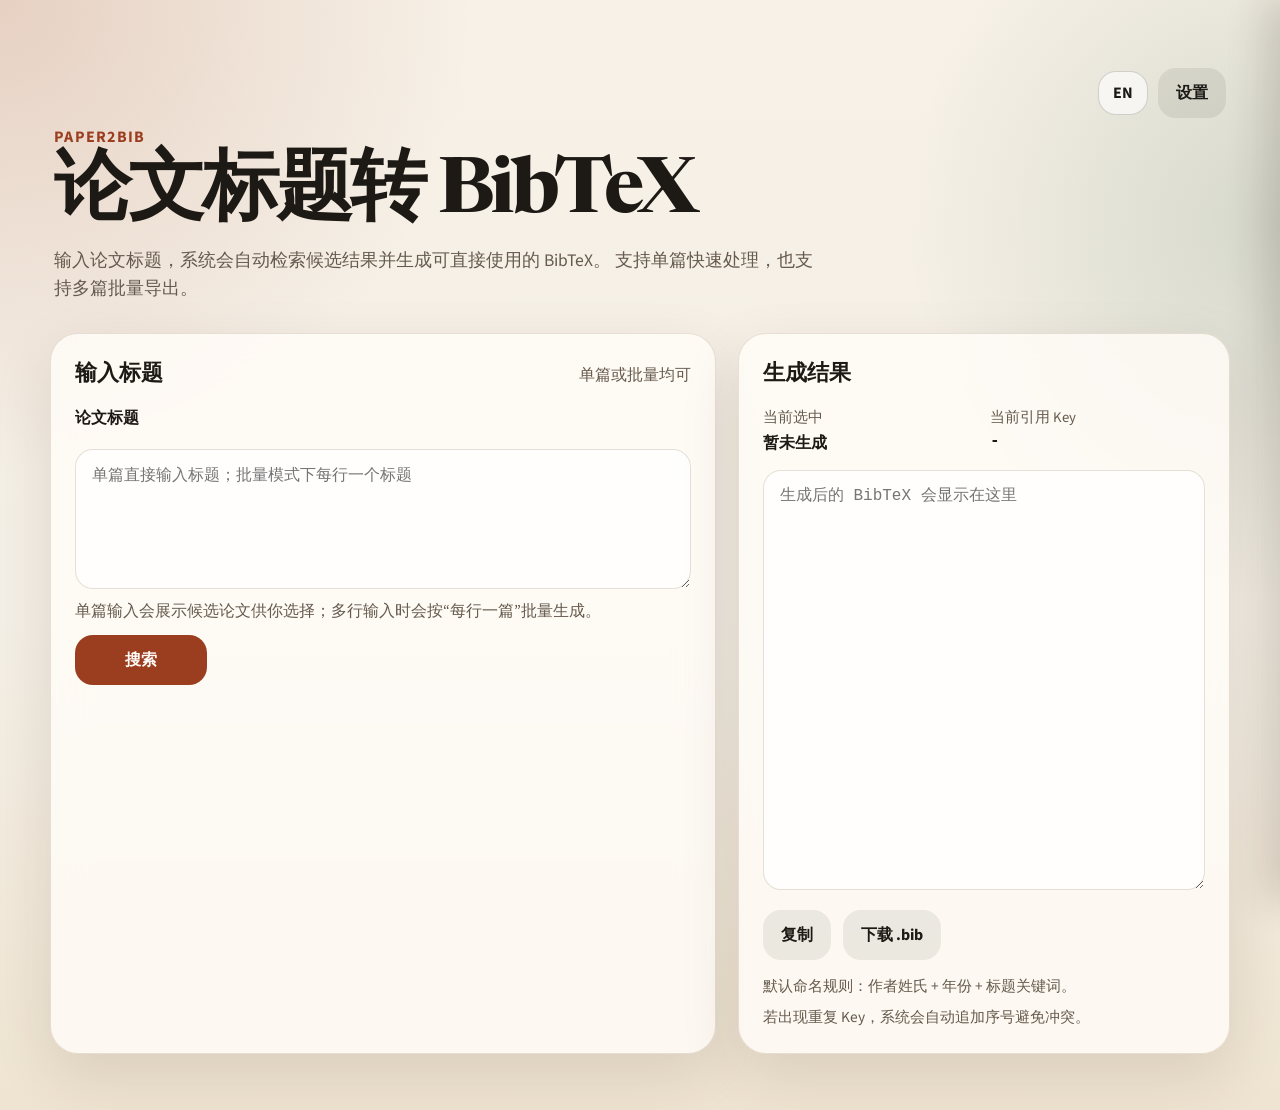
<file: docs/index.html>
<!DOCTYPE html>
<html lang="zh-CN">
  <head>
    <meta charset="UTF-8" />
    <meta name="viewport" content="width=device-width, initial-scale=1.0" />
    <title>Paper2Bib | 论文标题转 BibTeX</title>
    <meta
      name="description"
      content="输入论文标题，快速生成可复制、可下载、可批量处理的 BibTeX。"
    />
    <link rel="preconnect" href="https://fonts.googleapis.com" />
    <link rel="preconnect" href="https://fonts.gstatic.com" crossorigin />
    <link
      href="https://fonts.googleapis.com/css2?family=Newsreader:wght@500;700&family=Source+Sans+3:wght@400;500;600;700&display=swap"
      rel="stylesheet"
    />
    <link rel="stylesheet" href="./assets/styles.css" />
  </head>
  <body>
    <div class="page-shell">
      <header class="hero">
        <div class="hero-actions">
          <a class="lang-link" href="./en.html">EN</a>
          <button id="open-settings" type="button" class="secondary">设置</button>
        </div>
        <p class="eyebrow">Paper2Bib</p>
        <h1>论文标题转 BibTeX</h1>
        <p class="hero-copy">
          输入论文标题，系统会自动检索候选结果并生成可直接使用的 BibTeX。
          支持单篇快速处理，也支持多篇批量导出。
        </p>
      </header>

      <main class="layout">
        <section class="panel search-panel">
          <div class="section-heading">
            <h2>输入标题</h2>
            <span>单篇或批量均可</span>
          </div>

          <form id="search-form" class="search-form">
            <label class="input-label" for="paper-title">论文标题</label>
            <textarea
              id="paper-title"
              name="paper-title"
              rows="5"
              placeholder="单篇直接输入标题；批量模式下每行一个标题"
              spellcheck="false"
              required
            ></textarea>
            <p class="input-hint">
              单篇输入会展示候选论文供你选择；多行输入时会按“每行一篇”批量生成。
            </p>
            <div class="search-row">
              <button id="search-button" type="submit">搜索</button>
            </div>
          </form>

          <div id="status" class="status" aria-live="polite"></div>
          <div id="results" class="results" aria-live="polite"></div>
        </section>

        <section class="panel output-panel">
          <div class="section-heading">
            <h2>生成结果</h2>
          </div>

          <div class="output-meta">
            <div>
              <p class="meta-label">当前选中</p>
              <p id="selected-paper" class="meta-value">暂未生成</p>
            </div>
            <div>
              <p class="meta-label">当前引用 Key</p>
              <p id="selected-key" class="meta-value mono">-</p>
            </div>
          </div>

          <textarea
            id="bibtex-output"
            class="bibtex-output"
            placeholder="生成后的 BibTeX 会显示在这里"
            spellcheck="false"
          ></textarea>

          <div class="actions">
            <button id="copy-button" type="button" class="secondary">复制</button>
            <button id="download-button" type="button" class="secondary">
              下载 .bib
            </button>
          </div>

          <div class="help-text">
            <p>默认命名规则：作者姓氏 + 年份 + 标题关键词。</p>
            <p>若出现重复 Key，系统会自动追加序号避免冲突。</p>
          </div>
        </section>
      </main>
    </div>

    <div id="settings-overlay" class="settings-overlay" hidden></div>
    <aside id="settings-drawer" class="settings-drawer" aria-hidden="true">
      <div class="settings-head">
        <h2>设置</h2>
        <button id="close-settings" type="button" class="secondary">关闭</button>
      </div>

      <div class="options-grid">
        <label class="input-group">
          <span>结果数量</span>
          <select id="result-limit">
            <option value="5">5</option>
            <option value="10" selected>10</option>
            <option value="20">20</option>
          </select>
        </label>

        <label class="input-group">
          <span>引用 Key 命名</span>
          <select id="rename-style">
            <option value="authorYearTitle" selected>姓氏 + 年份 + 标题词</option>
            <option value="dblpKey">保留 DBLP Key</option>
            <option value="custom">自定义</option>
          </select>
        </label>

        <label class="input-group">
          <span>单篇候选排序</span>
          <select id="result-sort">
            <option value="dblp" selected>DBLP 默认</option>
            <option value="venueFirst">优先正式发表</option>
            <option value="arxivFirst">优先 arXiv</option>
            <option value="yearDesc">年份最新</option>
          </select>
        </label>

        <label class="input-group">
          <span>批量优先规则</span>
          <select id="publication-preference">
            <option value="venueFirst" selected>优先正式发表</option>
            <option value="dblp">跟随 DBLP 默认</option>
            <option value="arxivFirst">优先 arXiv</option>
            <option value="yearDesc">优先最新年份</option>
          </select>
        </label>

        <label class="input-group wide" id="custom-pattern-group" hidden>
          <span>自定义模板</span>
          <input
            id="custom-pattern"
            type="text"
            value="{author}{year}{title}"
            spellcheck="false"
          />
          <small>可用变量：{author} {year} {title} {venue}</small>
        </label>
      </div>
    </aside>

    <template id="result-card-template">
      <article class="result-card">
        <button type="button" class="result-select">生成 BibTeX</button>
        <div class="result-content">
          <h3 class="result-title"></h3>
          <p class="result-authors"></p>
          <p class="result-meta"></p>
          <p class="result-key mono"></p>
        </div>
      </article>
    </template>

    <script type="module" src="./assets/app.js?v=20260315-6"></script>
  </body>
</html>
</file>
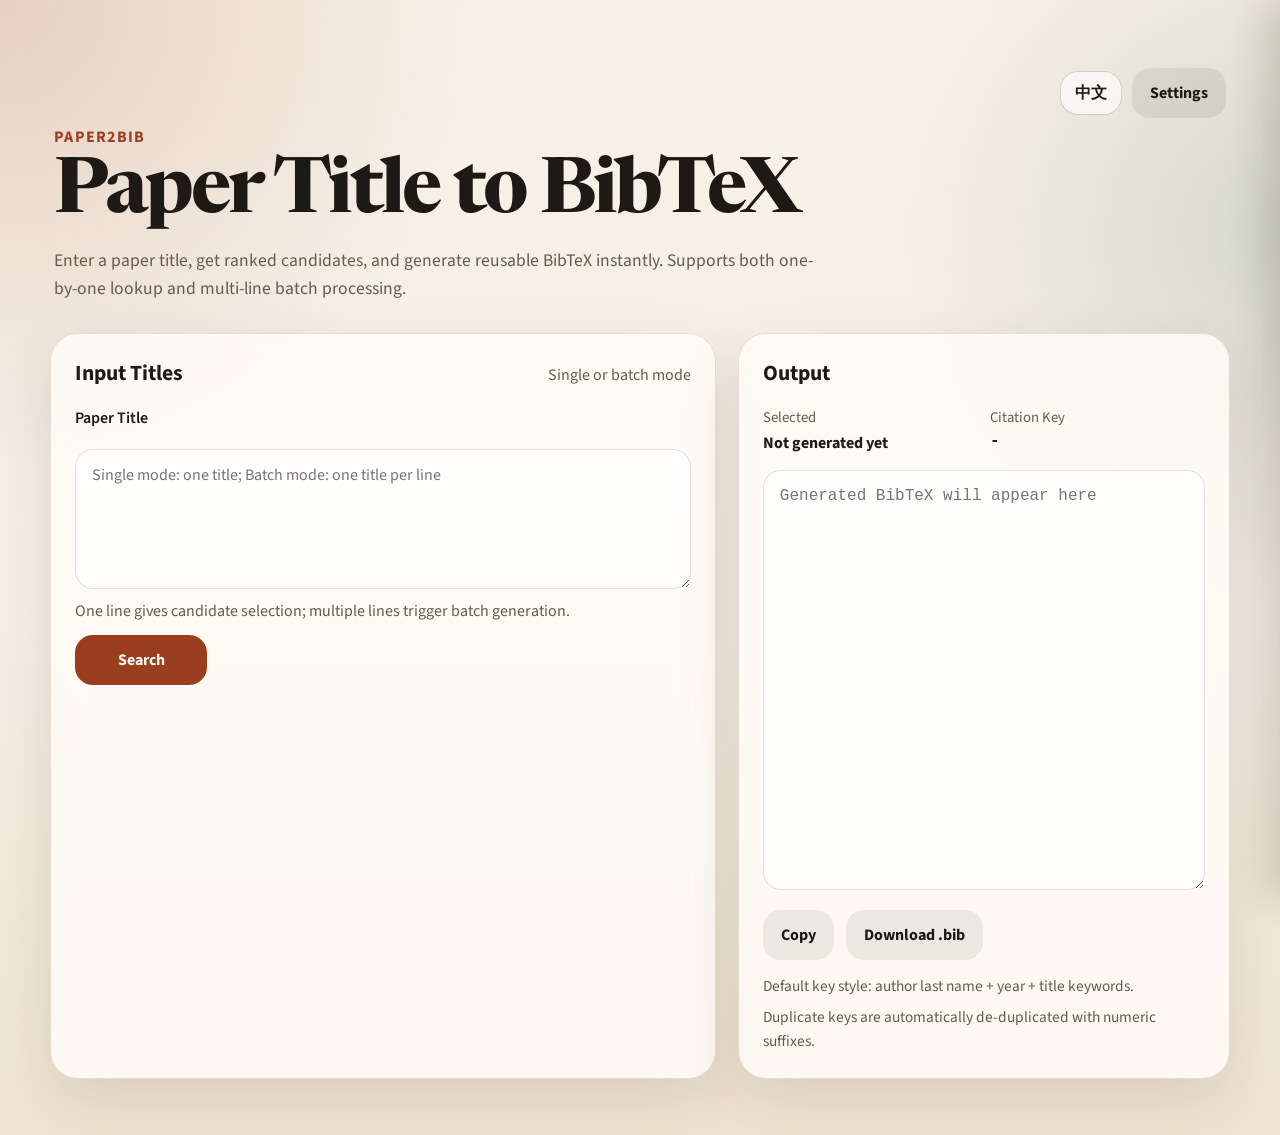
<file: docs/en.html>
<!DOCTYPE html>
<html lang="en">
  <head>
    <meta charset="UTF-8" />
    <meta name="viewport" content="width=device-width, initial-scale=1.0" />
    <title>Paper2Bib | Paper Title to BibTeX</title>
    <meta
      name="description"
      content="Enter paper titles and quickly generate BibTeX entries you can copy, download, or process in batch."
    />
    <link rel="preconnect" href="https://fonts.googleapis.com" />
    <link rel="preconnect" href="https://fonts.gstatic.com" crossorigin />
    <link
      href="https://fonts.googleapis.com/css2?family=Newsreader:wght@500;700&family=Source+Sans+3:wght@400;500;600;700&display=swap"
      rel="stylesheet"
    />
    <link rel="stylesheet" href="./assets/styles.css" />
  </head>
  <body>
    <div class="page-shell">
      <header class="hero">
        <div class="hero-actions">
          <a class="lang-link" href="./index.html">中文</a>
          <button id="open-settings" type="button" class="secondary">Settings</button>
        </div>
        <p class="eyebrow">Paper2Bib</p>
        <h1>Paper Title to BibTeX</h1>
        <p class="hero-copy">
          Enter a paper title, get ranked candidates, and generate reusable BibTeX instantly.
          Supports both one-by-one lookup and multi-line batch processing.
        </p>
      </header>

      <main class="layout">
        <section class="panel search-panel">
          <div class="section-heading">
            <h2>Input Titles</h2>
            <span>Single or batch mode</span>
          </div>

          <form id="search-form" class="search-form">
            <label class="input-label" for="paper-title">Paper Title</label>
            <textarea
              id="paper-title"
              name="paper-title"
              rows="5"
              placeholder="Single mode: one title; Batch mode: one title per line"
              spellcheck="false"
              required
            ></textarea>
            <p class="input-hint">
              One line gives candidate selection; multiple lines trigger batch generation.
            </p>
            <div class="search-row">
              <button id="search-button" type="submit">Search</button>
            </div>
          </form>

          <div id="status" class="status" aria-live="polite"></div>
          <div id="results" class="results" aria-live="polite"></div>
        </section>

        <section class="panel output-panel">
          <div class="section-heading">
            <h2>Output</h2>
          </div>

          <div class="output-meta">
            <div>
              <p class="meta-label">Selected</p>
              <p id="selected-paper" class="meta-value">Not generated yet</p>
            </div>
            <div>
              <p class="meta-label">Citation Key</p>
              <p id="selected-key" class="meta-value mono">-</p>
            </div>
          </div>

          <textarea
            id="bibtex-output"
            class="bibtex-output"
            placeholder="Generated BibTeX will appear here"
            spellcheck="false"
          ></textarea>

          <div class="actions">
            <button id="copy-button" type="button" class="secondary">Copy</button>
            <button id="download-button" type="button" class="secondary">
              Download .bib
            </button>
          </div>

          <div class="help-text">
            <p>Default key style: author last name + year + title keywords.</p>
            <p>Duplicate keys are automatically de-duplicated with numeric suffixes.</p>
          </div>
        </section>
      </main>
    </div>

    <div id="settings-overlay" class="settings-overlay" hidden></div>
    <aside id="settings-drawer" class="settings-drawer" aria-hidden="true">
      <div class="settings-head">
        <h2>Settings</h2>
        <button id="close-settings" type="button" class="secondary">Close</button>
      </div>

      <div class="options-grid">
        <label class="input-group">
          <span>Result Limit</span>
          <select id="result-limit">
            <option value="5">5</option>
            <option value="10" selected>10</option>
            <option value="20">20</option>
          </select>
        </label>

        <label class="input-group">
          <span>Citation Key Style</span>
          <select id="rename-style">
            <option value="authorYearTitle" selected>Author + Year + Title</option>
            <option value="dblpKey">Keep DBLP Key</option>
            <option value="custom">Custom</option>
          </select>
        </label>

        <label class="input-group">
          <span>Single Search Ranking</span>
          <select id="result-sort">
            <option value="dblp" selected>DBLP default</option>
            <option value="venueFirst">Prefer venue publications</option>
            <option value="arxivFirst">Prefer arXiv</option>
            <option value="yearDesc">Newest year first</option>
          </select>
        </label>

        <label class="input-group">
          <span>Batch Preference</span>
          <select id="publication-preference">
            <option value="venueFirst" selected>Prefer venue publications</option>
            <option value="dblp">Follow DBLP order</option>
            <option value="arxivFirst">Prefer arXiv</option>
            <option value="yearDesc">Newest year first</option>
          </select>
        </label>

        <label class="input-group wide" id="custom-pattern-group" hidden>
          <span>Custom Pattern</span>
          <input
            id="custom-pattern"
            type="text"
            value="{author}{year}{title}"
            spellcheck="false"
          />
          <small>Variables: {author} {year} {title} {venue}</small>
        </label>
      </div>
    </aside>

    <template id="result-card-template">
      <article class="result-card">
        <button type="button" class="result-select">Generate BibTeX</button>
        <div class="result-content">
          <h3 class="result-title"></h3>
          <p class="result-authors"></p>
          <p class="result-meta"></p>
          <p class="result-key mono"></p>
        </div>
      </article>
    </template>

    <script type="module" src="./assets/app-en.js?v=20260315-1"></script>
  </body>
</html>
</file>
<file: docs/assets/styles.css>
:root {
  color-scheme: light;
  --bg: #f4efe6;
  --bg-accent: #e9dcc7;
  --panel: rgba(255, 252, 247, 0.84);
  --panel-border: rgba(92, 62, 24, 0.14);
  --ink: #1d1a16;
  --muted: #655a4d;
  --accent: #9b3d1f;
  --accent-strong: #7d2e13;
  --shadow: 0 22px 60px rgba(55, 35, 15, 0.12);
  --radius-lg: 28px;
  --radius-md: 18px;
}

* {
  box-sizing: border-box;
}

html,
body {
  margin: 0;
  min-height: 100%;
}

body {
  font-family: "Source Sans 3", sans-serif;
  color: var(--ink);
  background:
    radial-gradient(circle at top left, rgba(155, 61, 31, 0.18), transparent 28%),
    radial-gradient(circle at right 20%, rgba(67, 106, 84, 0.18), transparent 24%),
    linear-gradient(180deg, #f7f1e7 0%, var(--bg) 56%, #efe4d1 100%);
}

button,
input,
select,
textarea {
  font: inherit;
}

.page-shell {
  width: min(1180px, calc(100% - 32px));
  margin: 0 auto;
  padding: 40px 0 56px;
}

.hero {
  padding: 28px 4px 30px;
  animation: lift-in 500ms ease-out both;
}

.hero-actions {
  display: flex;
  justify-content: flex-end;
  align-items: center;
  gap: 10px;
  margin-bottom: 8px;
}

.lang-link {
  display: inline-flex;
  align-items: center;
  justify-content: center;
  min-height: 44px;
  padding: 0 14px;
  border-radius: var(--radius-md);
  border: 1px solid rgba(34, 28, 22, 0.18);
  background: rgba(255, 255, 255, 0.62);
  color: var(--ink);
  font-weight: 700;
  text-decoration: none;
  transition: transform 180ms ease, background 180ms ease, border-color 180ms ease;
}

.lang-link:hover {
  transform: translateY(-1px);
  background: rgba(255, 255, 255, 0.9);
  border-color: rgba(92, 62, 24, 0.28);
}

.eyebrow {
  margin: 0 0 10px;
  color: var(--accent);
  font-weight: 700;
  letter-spacing: 0.08em;
  text-transform: uppercase;
}

.hero h1 {
  margin: 0;
  font-family: "Newsreader", serif;
  font-size: clamp(2.7rem, 6vw, 5rem);
  line-height: 0.95;
  letter-spacing: -0.04em;
}

.hero-copy {
  max-width: 760px;
  margin: 16px 0 0;
  color: var(--muted);
  font-size: 1.1rem;
  line-height: 1.6;
}

.layout {
  display: grid;
  grid-template-columns: 1.15fr 0.85fr;
  gap: 22px;
}

.panel {
  background: var(--panel);
  border: 1px solid var(--panel-border);
  backdrop-filter: blur(18px);
  border-radius: var(--radius-lg);
  box-shadow: var(--shadow);
  padding: 24px;
  animation: lift-in 620ms ease-out both;
}

.output-panel {
  animation-delay: 80ms;
}

.section-heading {
  display: flex;
  align-items: baseline;
  justify-content: space-between;
  gap: 12px;
  margin-bottom: 18px;
}

.section-heading h2 {
  margin: 0;
  font-size: 1.35rem;
}

.section-heading span,
.meta-label,
.help-text,
.status,
.result-meta,
.result-authors,
.result-key,
small {
  color: var(--muted);
}

.search-form {
  display: grid;
  gap: 12px;
}

.input-label,
.input-group span {
  display: block;
  margin-bottom: 8px;
  font-weight: 600;
}

.input-hint {
  margin: -2px 0 0;
  color: var(--muted);
  line-height: 1.5;
}

.search-row {
  display: grid;
  grid-template-columns: auto;
  gap: 12px;
}

input,
select,
textarea {
  width: 100%;
  border: 1px solid rgba(92, 62, 24, 0.16);
  border-radius: var(--radius-md);
  background: rgba(255, 255, 255, 0.78);
  padding: 14px 16px;
  color: var(--ink);
  transition: border-color 180ms ease, transform 180ms ease, box-shadow 180ms ease;
}

input:focus,
select:focus,
textarea:focus {
  outline: none;
  border-color: rgba(155, 61, 31, 0.55);
  box-shadow: 0 0 0 4px rgba(155, 61, 31, 0.1);
  transform: translateY(-1px);
}

button {
  border: 0;
  border-radius: var(--radius-md);
  padding: 14px 18px;
  font-weight: 700;
  cursor: pointer;
  transition: transform 180ms ease, opacity 180ms ease, background 180ms ease;
}

button:hover {
  transform: translateY(-1px);
}

button:disabled {
  opacity: 0.55;
  cursor: not-allowed;
  transform: none;
}

#search-button,
.result-select {
  background: var(--accent);
  color: #fffaf5;
}

#search-button {
  justify-self: start;
  min-width: 132px;
}

#search-button:hover,
.result-select:hover {
  background: var(--accent-strong);
}

.secondary {
  background: rgba(34, 28, 22, 0.08);
  color: var(--ink);
}

.options-grid {
  display: grid;
  grid-template-columns: repeat(2, minmax(0, 1fr));
  gap: 14px;
  margin-top: 18px;
}

.input-group.wide {
  grid-column: 1 / -1;
}

.status {
  min-height: 24px;
  margin-top: 16px;
  font-weight: 600;
}

.results {
  display: grid;
  gap: 14px;
  margin-top: 14px;
}

.result-card {
  display: grid;
  grid-template-columns: auto 1fr;
  gap: 14px;
  padding: 16px;
  border: 1px solid rgba(92, 62, 24, 0.12);
  border-radius: 22px;
  background: rgba(255, 255, 255, 0.62);
  opacity: 0;
  transform: translateY(12px);
  animation: card-in 320ms ease-out forwards;
}

.result-card.active {
  border-color: rgba(155, 61, 31, 0.45);
  box-shadow: inset 0 0 0 1px rgba(155, 61, 31, 0.18);
}

.result-content {
  min-width: 0;
}

.result-title {
  margin: 0;
  font-size: 1.08rem;
}

.result-authors,
.result-meta,
.result-key {
  margin: 6px 0 0;
  line-height: 1.5;
}

.output-meta {
  display: grid;
  grid-template-columns: repeat(2, minmax(0, 1fr));
  gap: 12px;
  margin-bottom: 16px;
}

.meta-label {
  margin: 0 0 4px;
  font-size: 0.92rem;
}

.meta-value {
  margin: 0;
  font-weight: 700;
}

.bibtex-output {
  min-height: 420px;
  resize: vertical;
  font-family: "SFMono-Regular", "Consolas", monospace;
  line-height: 1.45;
}

.actions {
  display: flex;
  gap: 12px;
  margin-top: 14px;
}

.help-text {
  margin-top: 14px;
  font-size: 0.96rem;
  line-height: 1.6;
}

.help-text p {
  margin: 6px 0 0;
}

.mono {
  font-family: "SFMono-Regular", "Consolas", monospace;
}

.settings-overlay {
  position: fixed;
  inset: 0;
  background: rgba(24, 16, 10, 0.35);
  backdrop-filter: blur(2px);
  z-index: 70;
}

.settings-drawer {
  position: fixed;
  top: 0;
  right: 0;
  height: 100vh;
  width: min(460px, 100vw);
  padding: 22px;
  overflow: auto;
  background: rgba(255, 252, 247, 0.98);
  border-left: 1px solid rgba(92, 62, 24, 0.16);
  box-shadow: -16px 0 36px rgba(46, 28, 10, 0.16);
  transform: translateX(100%);
  transition: transform 220ms ease;
  z-index: 80;
}

.settings-drawer.open {
  transform: translateX(0);
}

.settings-head {
  display: flex;
  align-items: center;
  justify-content: space-between;
  gap: 12px;
}

.settings-head h2 {
  margin: 0;
  font-size: 1.2rem;
}

.settings-drawer .options-grid {
  margin-top: 14px;
}

@keyframes lift-in {
  from {
    opacity: 0;
    transform: translateY(18px);
  }

  to {
    opacity: 1;
    transform: translateY(0);
  }
}

@keyframes card-in {
  to {
    opacity: 1;
    transform: translateY(0);
  }
}

@media (max-width: 920px) {
  .layout {
    grid-template-columns: 1fr;
  }
}

@media (max-width: 640px) {
  .page-shell {
    width: min(100% - 20px, 1180px);
    padding-top: 24px;
  }

  .panel {
    padding: 18px;
    border-radius: 22px;
  }

  .search-row,
  .options-grid,
  .output-meta {
    grid-template-columns: 1fr;
  }

  .actions {
    flex-direction: column;
  }

  .result-card {
    grid-template-columns: 1fr;
  }

  .settings-drawer {
    width: 100vw;
    border-left: 0;
  }
}
</file>
